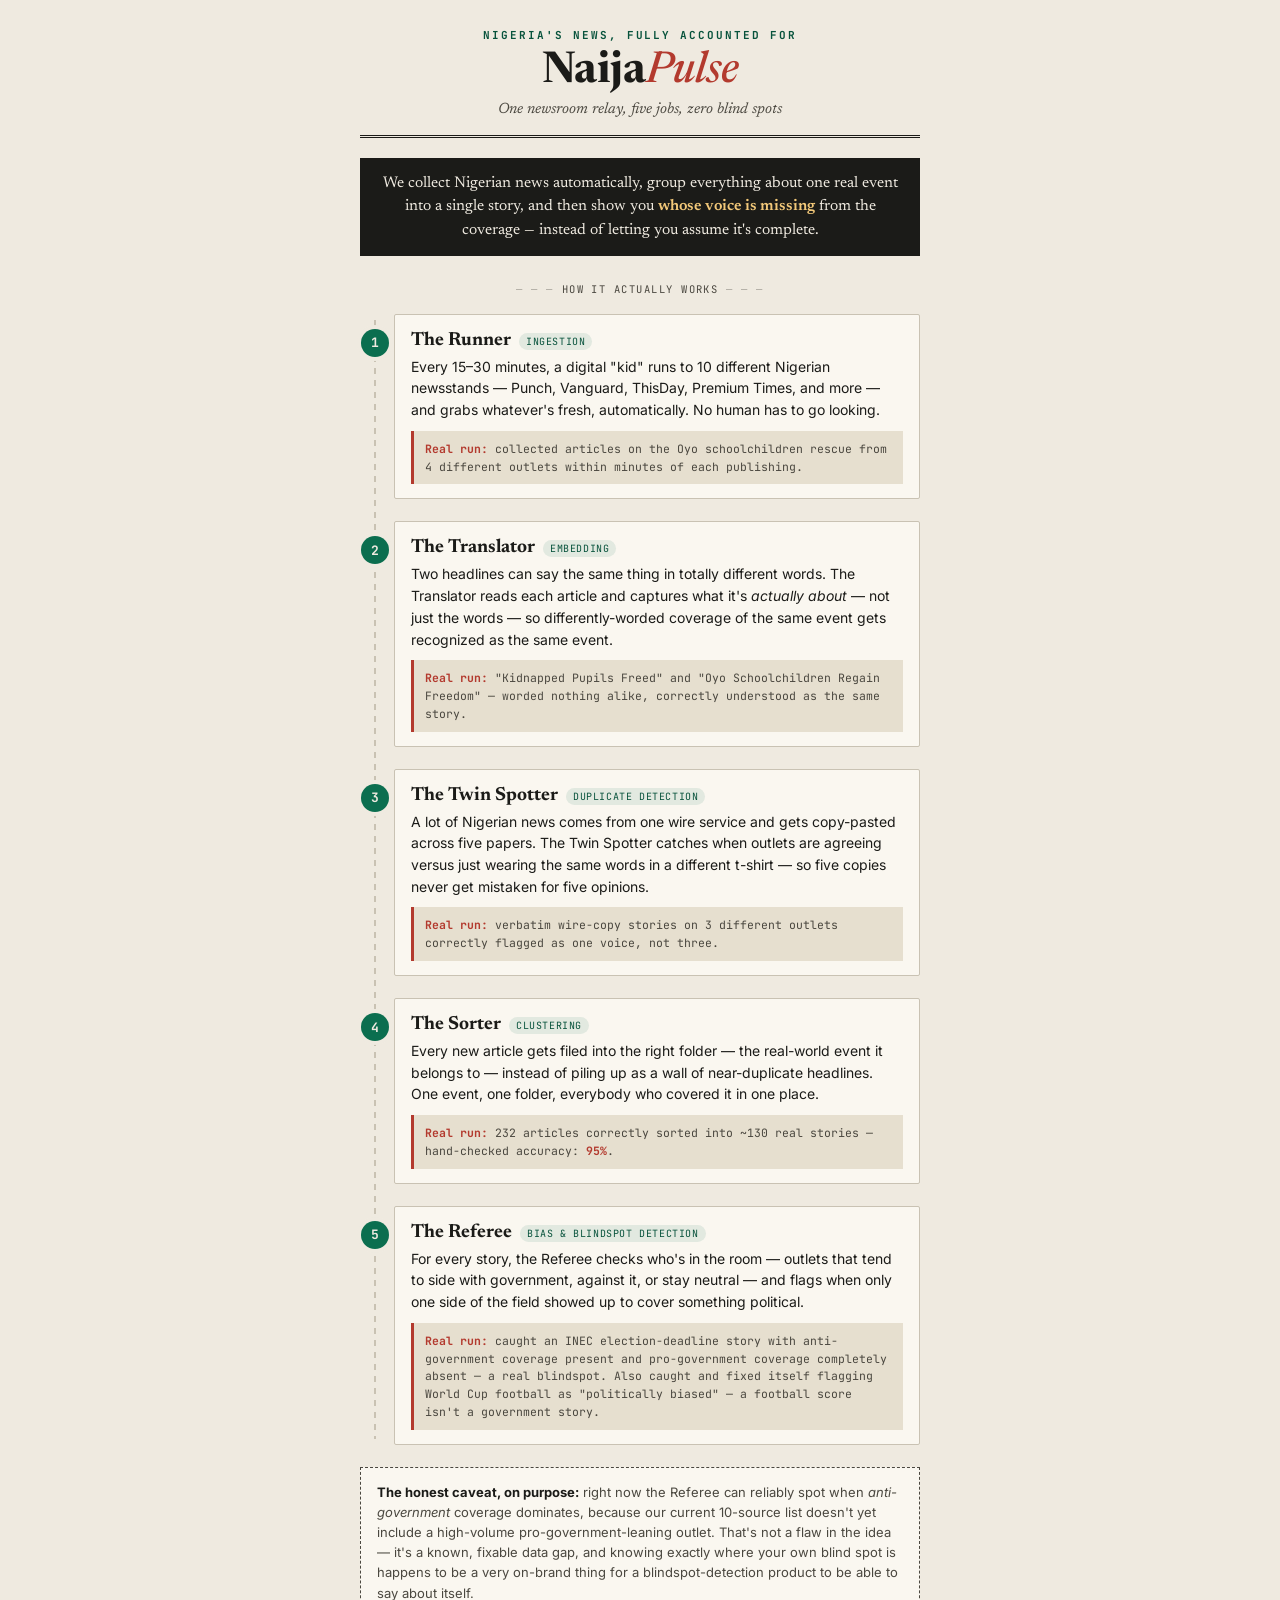
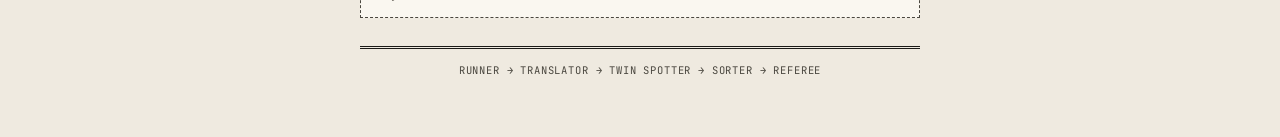
<file: naijapulse-explainer.html>
<!DOCTYPE html>
<html lang="en">
<head>
<meta charset="UTF-8">
<meta name="viewport" content="width=device-width, initial-scale=1.0">
<title>NaijaPulse — How It Works</title>
<link rel="preconnect" href="https://fonts.googleapis.com">
<link rel="preconnect" href="https://fonts.gstatic.com" crossorigin>
<link href="https://fonts.googleapis.com/css2?family=Newsreader:ital,opsz,wght@0,6..72,400;0,6..72,600;0,6..72,700;1,6..72,500&family=Inter:wght@400;500;600;700;800&family=JetBrains+Mono:wght@400;500;700&display=swap" rel="stylesheet">
<style>
  :root{
    --paper:#EFEAE0;
    --paper-deep:#E6DFCF;
    --ink:#1B1B18;
    --ink-soft:#4A473F;
    --rule:#C9C2B3;
    --green:#0B6E4F;
    --green-deep:#08533C;
    --wire:#B33A2E;
    --card:#FAF7F0;
  }
  *{box-sizing:border-box;}
  html,body{margin:0;padding:0;}
  body{
    background:var(--paper);
    color:var(--ink);
    font-family:'Inter',sans-serif;
    -webkit-font-smoothing:antialiased;
    display:flex;
    justify-content:center;
    padding:28px 14px 60px;
  }
  .sheet{
    width:100%;
    max-width:560px;
    background:var(--paper);
  }

  /* ---------- Masthead ---------- */
  .masthead{
    text-align:center;
    padding-bottom:18px;
    border-bottom:3px double var(--ink);
  }
  .eyebrow{
    font-family:'JetBrains Mono',monospace;
    font-size:11px;
    letter-spacing:.18em;
    text-transform:uppercase;
    color:var(--green-deep);
    font-weight:700;
    margin-bottom:8px;
  }
  .wordmark{
    font-family:'Newsreader',serif;
    font-weight:700;
    font-size:44px;
    line-height:1;
    letter-spacing:-0.01em;
    margin:0;
  }
  .wordmark .pulse{color:var(--wire); font-style:italic; font-weight:500;}
  .tagline{
    font-family:'Newsreader',serif;
    font-style:italic;
    font-size:15px;
    color:var(--ink-soft);
    margin-top:8px;
  }

  /* ---------- Thesis strip ---------- */
  .thesis{
    margin:20px 0 8px;
    padding:14px 16px;
    background:var(--ink);
    color:var(--paper);
    font-family:'Newsreader',serif;
    font-size:15.5px;
    line-height:1.5;
    text-align:center;
  }
  .thesis b{color:#F2C879; font-weight:600;}

  .section-label{
    font-family:'JetBrains Mono',monospace;
    font-size:10.5px;
    letter-spacing:.14em;
    text-transform:uppercase;
    color:var(--ink-soft);
    text-align:center;
    margin:26px 0 18px;
  }
  .section-label::before,.section-label::after{content:"— — —"; opacity:.4; margin:0 8px;}

  /* ---------- Relay wire + stages ---------- */
  .relay{
    position:relative;
    padding-left:34px;
  }
  .relay::before{
    content:"";
    position:absolute;
    left:14px; top:6px; bottom:6px;
    width:2px;
    background-image:repeating-linear-gradient(
      to bottom, var(--rule) 0 6px, transparent 6px 12px
    );
  }

  .stage{
    position:relative;
    margin-bottom:22px;
    background:var(--card);
    border:1px solid var(--rule);
    border-radius:2px;
    padding:16px 16px 14px;
  }
  .stage-num{
    position:absolute;
    left:-34px; top:14px;
    width:28px; height:28px;
    border-radius:50%;
    background:var(--green);
    color:var(--paper);
    font-family:'JetBrains Mono',monospace;
    font-weight:700;
    font-size:13px;
    display:flex;align-items:center;justify-content:center;
    box-shadow:0 0 0 4px var(--paper);
  }
  .stage-head{
    display:flex;
    align-items:baseline;
    gap:8px;
    flex-wrap:wrap;
    margin-bottom:6px;
  }
  .stage-role{
    font-family:'Newsreader',serif;
    font-weight:700;
    font-size:19px;
  }
  .stage-tag{
    font-family:'JetBrains Mono',monospace;
    font-size:10px;
    letter-spacing:.06em;
    text-transform:uppercase;
    color:var(--green-deep);
    background:rgba(11,110,79,0.1);
    padding:2px 7px;
    border-radius:20px;
  }
  .stage-desc{
    font-size:14px;
    line-height:1.55;
    color:var(--ink);
  }
  .stage-example{
    margin-top:10px;
    padding:9px 11px;
    background:var(--paper-deep);
    border-left:3px solid var(--wire);
    font-family:'JetBrains Mono',monospace;
    font-size:11.5px;
    line-height:1.55;
    color:var(--ink-soft);
  }
  .stage-example b{color:var(--wire); font-weight:700;}

  /* ---------- Closing ---------- */
  .honest-note{
    margin-top:8px;
    padding:14px 16px;
    border:1px dashed var(--ink-soft);
    font-size:13px;
    line-height:1.55;
    color:var(--ink-soft);
    background:var(--card);
  }
  .honest-note b{color:var(--ink); font-weight:700;}

  .footer{
    margin-top:28px;
    padding-top:14px;
    border-top:3px double var(--ink);
    text-align:center;
    font-family:'JetBrains Mono',monospace;
    font-size:10.5px;
    letter-spacing:.08em;
    text-transform:uppercase;
    color:var(--ink-soft);
  }

  @media (max-width:400px){
    .wordmark{font-size:36px;}
  }
</style>
</head>
<body>
<div class="sheet">

  <div class="masthead">
    <div class="eyebrow">Nigeria's News, Fully Accounted For</div>
    <h1 class="wordmark">Naija<span class="pulse">Pulse</span></h1>
    <div class="tagline">One newsroom relay, five jobs, zero blind spots</div>
  </div>

  <div class="thesis">
    We collect Nigerian news automatically, group everything about one real
    event into a single story, and then show you <b>whose voice is missing</b>
    from the coverage — instead of letting you assume it's complete.
  </div>

  <div class="section-label">How it actually works</div>

  <div class="relay">

    <div class="stage">
      <div class="stage-num">1</div>
      <div class="stage-head">
        <span class="stage-role">The Runner</span>
        <span class="stage-tag">Ingestion</span>
      </div>
      <div class="stage-desc">
        Every 15–30 minutes, a digital "kid" runs to 10 different Nigerian
        newsstands — Punch, Vanguard, ThisDay, Premium Times, and more — and
        grabs whatever's fresh, automatically. No human has to go looking.
      </div>
      <div class="stage-example">
        <b>Real run:</b> collected articles on the Oyo schoolchildren rescue
        from 4 different outlets within minutes of each publishing.
      </div>
    </div>

    <div class="stage">
      <div class="stage-num">2</div>
      <div class="stage-head">
        <span class="stage-role">The Translator</span>
        <span class="stage-tag">Embedding</span>
      </div>
      <div class="stage-desc">
        Two headlines can say the same thing in totally different words. The
        Translator reads each article and captures what it's <em>actually
        about</em> — not just the words — so differently-worded coverage of
        the same event gets recognized as the same event.
      </div>
      <div class="stage-example">
        <b>Real run:</b> "Kidnapped Pupils Freed" and "Oyo Schoolchildren
        Regain Freedom" — worded nothing alike, correctly understood as the
        same story.
      </div>
    </div>

    <div class="stage">
      <div class="stage-num">3</div>
      <div class="stage-head">
        <span class="stage-role">The Twin Spotter</span>
        <span class="stage-tag">Duplicate detection</span>
      </div>
      <div class="stage-desc">
        A lot of Nigerian news comes from one wire service and gets
        copy-pasted across five papers. The Twin Spotter catches when
        outlets are agreeing versus just wearing the same words in a
        different t-shirt — so five copies never get mistaken for five
        opinions.
      </div>
      <div class="stage-example">
        <b>Real run:</b> verbatim wire-copy stories on 3 different outlets
        correctly flagged as one voice, not three.
      </div>
    </div>

    <div class="stage">
      <div class="stage-num">4</div>
      <div class="stage-head">
        <span class="stage-role">The Sorter</span>
        <span class="stage-tag">Clustering</span>
      </div>
      <div class="stage-desc">
        Every new article gets filed into the right folder — the real-world
        event it belongs to — instead of piling up as a wall of near-duplicate
        headlines. One event, one folder, everybody who covered it in one
        place.
      </div>
      <div class="stage-example">
        <b>Real run:</b> 232 articles correctly sorted into ~130 real stories
        — hand-checked accuracy: <b>95%</b>.
      </div>
    </div>

    <div class="stage">
      <div class="stage-num">5</div>
      <div class="stage-head">
        <span class="stage-role">The Referee</span>
        <span class="stage-tag">Bias &amp; blindspot detection</span>
      </div>
      <div class="stage-desc">
        For every story, the Referee checks who's in the room — outlets that
        tend to side with government, against it, or stay neutral — and
        flags when only one side of the field showed up to cover something
        political.
      </div>
      <div class="stage-example">
        <b>Real run:</b> caught an INEC election-deadline story with
        anti-government coverage present and pro-government coverage
        completely absent — a real blindspot. Also caught and fixed itself
        flagging World Cup football as "politically biased" — a football
        score isn't a government story.
      </div>
    </div>

  </div>

  <div class="honest-note">
    <b>The honest caveat, on purpose:</b> right now the Referee can reliably
    spot when <em>anti-government</em> coverage dominates, because our current
    10-source list doesn't yet include a high-volume pro-government-leaning
    outlet. That's not a flaw in the idea — it's a known, fixable data gap,
    and knowing exactly where your own blind spot is happens to be a very
    on-brand thing for a blindspot-detection product to be able to say about
    itself.
  </div>

  <div class="footer">Runner → Translator → Twin Spotter → Sorter → Referee</div>

</div>
</body>
</html>
</file>
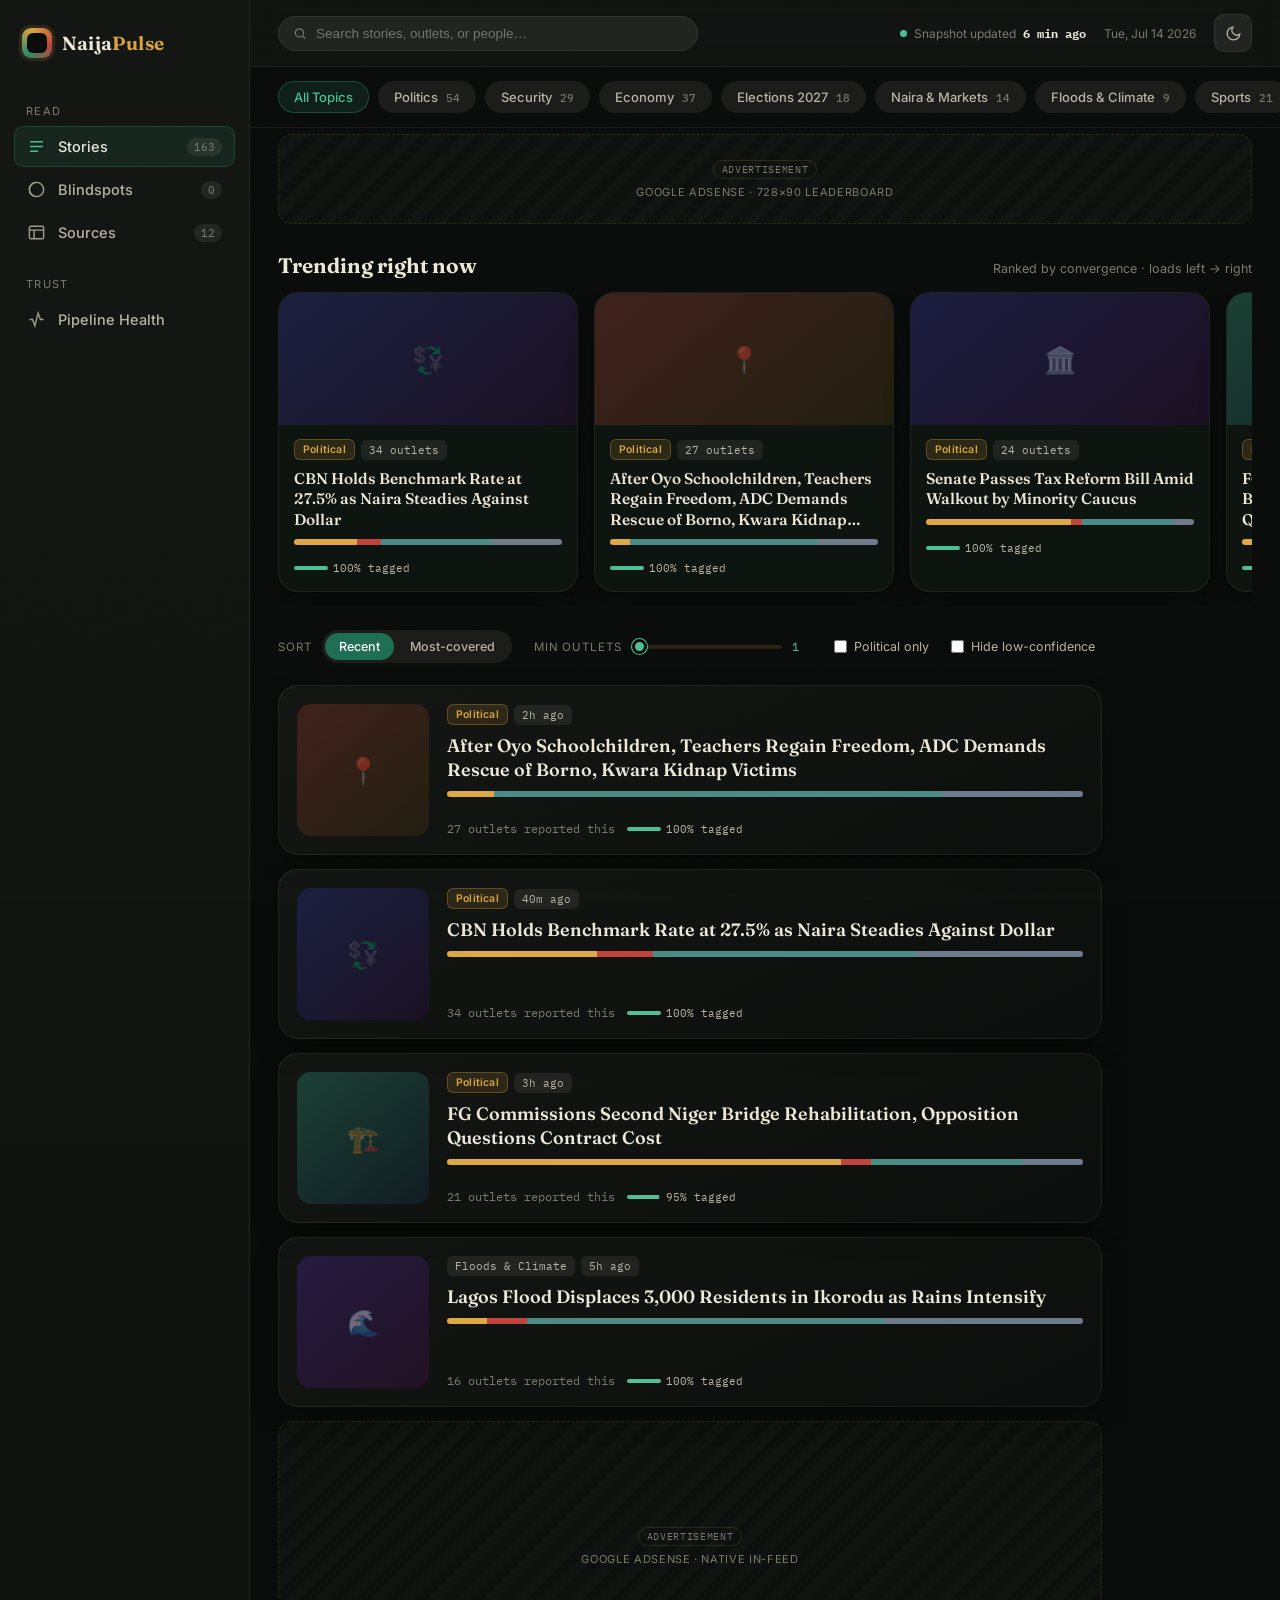
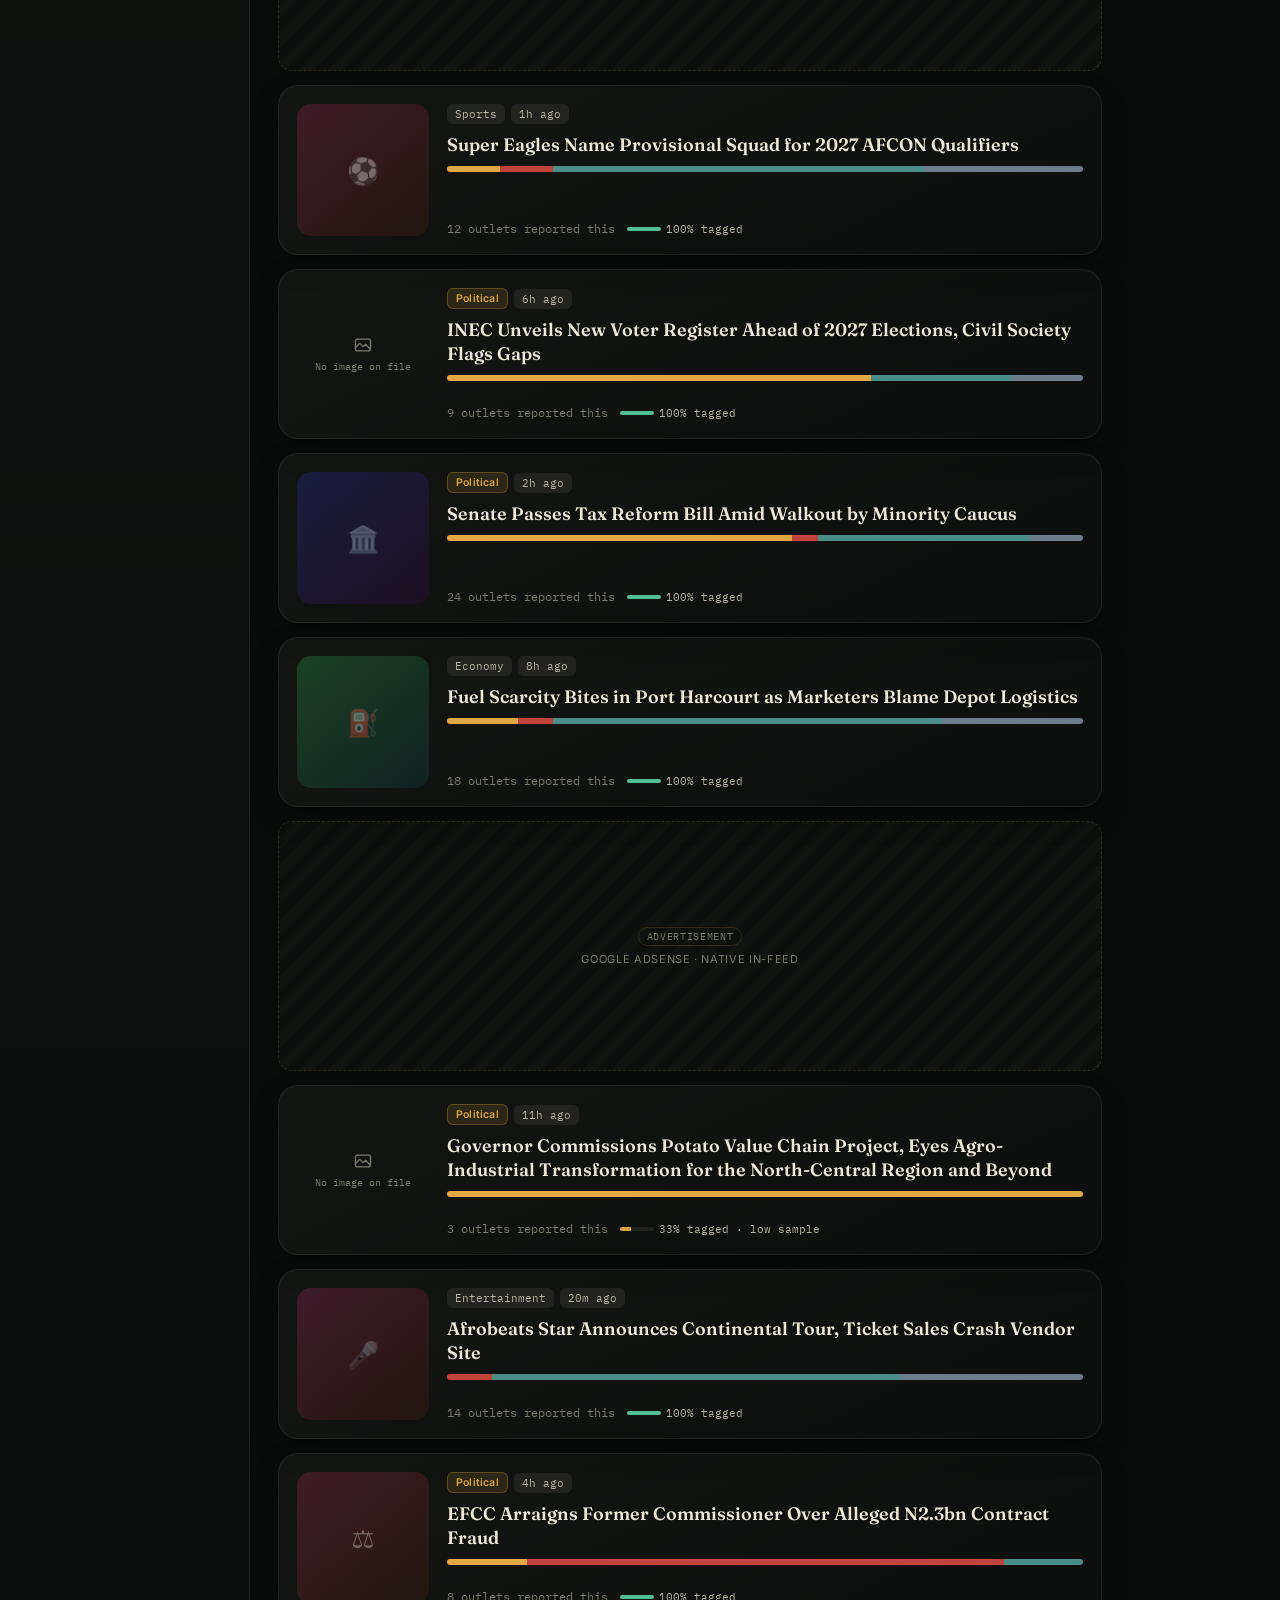
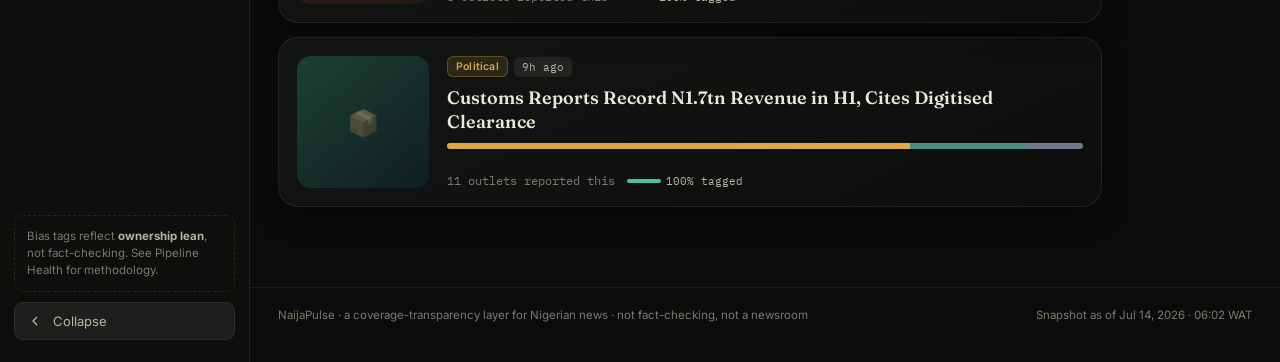
<file: naijapulse-prototype.html>
<!DOCTYPE html>
<html lang="en" data-theme="dark">
<head>
<meta charset="UTF-8">
<meta name="viewport" content="width=device-width, initial-scale=1.0">
<title>NaijaPulse — See every side of every Nigerian story</title>
<link rel="preconnect" href="https://fonts.googleapis.com">
<link rel="preconnect" href="https://fonts.gstatic.com" crossorigin>
<link href="https://fonts.googleapis.com/css2?family=Fraunces:opsz,wght@9..144,300;9..144,450;9..144,560;9..144,650;9..144,780&family=Inter:wght@400;500;600;700;800&family=IBM+Plex+Mono:wght@400;500;600&display=swap" rel="stylesheet">
<style>
/* ============ TOKENS ============ */
:root{
  --ink-950:#090C0A; --ink-900:#0E1410; --ink-850:#131A15; --ink-800:#182019; --ink-750:#1D261F;
  --paper-rgb:247,242,229;
  --glass-border:rgba(217,164,65,.16);
  --glass-border-soft:rgba(237,231,216,.08);
  --accent:#2E8B69; --accent-dim:#1F6F54; --accent-bright:#4FBF95;
  --gold:#D9A441; --gold-dim:#B98A34;
  --text:#EDE7D8; --text-dim:#B8B3A2; --text-faint:#7C7A6E;
  --lean-pro:#E0A845; --lean-anti:#C1443C; --lean-mixed:#4C8C86; --lean-indep:#6E7B8B; --lean-unk:#4A4E48;
  --radius-lg:20px; --radius-md:14px; --radius-sm:9px;
  --font-display:'Fraunces',Georgia,serif; --font-body:'Inter',system-ui,-apple-system,sans-serif; --font-mono:'IBM Plex Mono',monospace;
  --shadow-card:0 1px 2px rgba(0,0,0,.3), 0 12px 32px -12px rgba(0,0,0,.55);
  --shadow-lift:0 2px 4px rgba(0,0,0,.35), 0 20px 44px -14px rgba(0,0,0,.65);
  --sidebar-w:250px; --sidebar-w-collapsed:78px;
  --dur:.5s; --ease:cubic-bezier(.19,1,.22,1);
}
html[data-theme="light"]{
  --ink-950:#F4F0E4; --ink-900:#EFEADC; --ink-850:#E9E3D2; --ink-800:#E2DBC7; --ink-750:#DAD2BA;
  --glass-border:rgba(120,90,30,.18); --glass-border-soft:rgba(30,26,16,.08);
  --text:#211D14; --text-dim:#5B5645; --text-faint:#8A836C;
  --shadow-card:0 1px 2px rgba(60,50,20,.06), 0 12px 28px -14px rgba(60,50,20,.18);
  --shadow-lift:0 2px 4px rgba(60,50,20,.08), 0 18px 36px -14px rgba(60,50,20,.24);
}
*{box-sizing:border-box; margin:0; padding:0;}
html{scroll-behavior:smooth;}
body{
  font-family:var(--font-body); background:var(--ink-950); color:var(--text);
  min-height:100vh; overflow-x:hidden;
  transition:background var(--dur) var(--ease), color var(--dur) var(--ease);
}
body::before{
  content:""; position:fixed; inset:0; pointer-events:none; z-index:0; opacity:.05; mix-blend-mode:overlay;
  background-image:url("data:image/svg+xml,%3Csvg xmlns='http://www.w3.org/2000/svg' width='120' height='120'%3E%3Cfilter id='n'%3E%3CfeTurbulence type='fractalNoise' baseFrequency='0.9' numOctaves='2' stitchTiles='stitch'/%3E%3C/filter%3E%3Crect width='100%25' height='100%25' filter='url(%23n)'/%3E%3C/svg%3E");
}
a{color:inherit; text-decoration:none;}
button{font-family:inherit; cursor:pointer;}
::selection{background:var(--accent); color:#fff;}
:focus-visible{outline:2px solid var(--accent-bright); outline-offset:2px; border-radius:4px;}
@media (prefers-reduced-motion: reduce){ *{animation-duration:.001s !important; transition-duration:.001s !important; scroll-behavior:auto !important;} }

.mono{font-family:var(--font-mono);}
.glass{
  background:linear-gradient(160deg, rgba(var(--paper-rgb),.05), rgba(var(--paper-rgb),.02));
  backdrop-filter:blur(18px) saturate(140%);
  -webkit-backdrop-filter:blur(18px) saturate(140%);
  border:1px solid var(--glass-border-soft);
}
.torn{
  height:22px; width:100%;
  background:var(--ink-900);
  clip-path:polygon(0% 100%,2% 30%,5% 78%,8% 12%,11% 68%,14% 22%,17% 84%,20% 6%,23% 72%,26% 30%,29% 90%,32% 14%,35% 62%,38% 24%,41% 80%,44% 8%,47% 70%,50% 20%,53% 86%,56% 10%,59% 74%,62% 32%,65% 92%,68% 16%,71% 60%,74% 26%,77% 82%,80% 6%,83% 68%,86% 20%,89% 88%,92% 12%,95% 64%,98% 28%,100% 100%);
}

/* ============ APP SHELL ============ */
.app{display:flex; min-height:100vh; position:relative; z-index:1;}

/* Sidebar */
.sidebar{
  width:var(--sidebar-w); flex:0 0 auto; min-height:100vh; position:sticky; top:0;
  display:flex; flex-direction:column; gap:4px; padding:22px 14px;
  border-right:1px solid var(--glass-border-soft);
  background:linear-gradient(180deg, rgba(var(--paper-rgb),.045), rgba(var(--paper-rgb),.015));
  transition:width var(--dur) var(--ease), padding var(--dur) var(--ease);
  z-index:40;
}
.sidebar.collapsed{width:var(--sidebar-w-collapsed); padding:22px 10px;}
.brand{display:flex; align-items:center; gap:10px; padding:6px 8px 22px; overflow:hidden; white-space:nowrap;}
.brand-mark{width:30px; height:30px; border-radius:9px; flex:0 0 auto; position:relative;
  background:conic-gradient(from 220deg, var(--accent), var(--gold), var(--lean-anti), var(--accent));
  box-shadow:0 0 0 3px rgba(217,164,65,.12);}
.brand-mark::after{content:""; position:absolute; inset:5px; border-radius:6px; background:var(--ink-950);}
.brand-name{font-family:var(--font-display); font-weight:650; font-size:19px; letter-spacing:.2px;}
.brand-name b{color:var(--gold); font-weight:650;}
.sidebar.collapsed .brand-name{opacity:0; width:0;}

.nav-group{display:flex; flex-direction:column; gap:2px; margin-top:6px;}
.nav-label{font-size:11px; text-transform:uppercase; letter-spacing:.12em; color:var(--text-faint); padding:14px 12px 6px; white-space:nowrap; overflow:hidden;}
.sidebar.collapsed .nav-label{opacity:0; height:0; padding:0; margin:0;}
.nav-item{
  display:flex; align-items:center; gap:12px; padding:10px 12px; border-radius:var(--radius-sm);
  color:var(--text-dim); border:1px solid transparent; background:transparent; text-align:left; width:100%;
  transition:background .25s, color .25s, border-color .25s;
  white-space:nowrap; overflow:hidden; position:relative;
}
.nav-item svg{flex:0 0 auto; width:19px; height:19px; opacity:.85;}
.nav-item .lbl{font-size:14.5px; font-weight:500; overflow:hidden; text-overflow:ellipsis;}
.nav-item .count{margin-left:auto; font-family:var(--font-mono); font-size:11px; color:var(--text-faint); background:var(--glass-border-soft); padding:2px 7px; border-radius:20px;}
.nav-item:hover{background:rgba(var(--paper-rgb),.05); color:var(--text);}
.nav-item.active{background:rgba(46,139,105,.14); color:var(--text); border-color:rgba(46,139,105,.3);}
.nav-item.active svg{opacity:1; color:var(--accent-bright);}
.nav-item.active::before{content:""; position:absolute; left:-14px; top:50%; transform:translateY(-50%); width:3px; height:60%; background:var(--accent-bright); border-radius:0 3px 3px 0;}
.sidebar.collapsed .nav-item{justify-content:center; padding:11px;}
.sidebar.collapsed .nav-item .lbl, .sidebar.collapsed .nav-item .count{display:none;}

.sidebar-foot{margin-top:auto; display:flex; flex-direction:column; gap:10px;}
.collapse-btn{
  display:flex; align-items:center; gap:10px; padding:10px 12px; border-radius:var(--radius-sm);
  background:var(--glass-border-soft); border:1px solid var(--glass-border-soft); color:var(--text-dim); font-size:13px;
  transition:background .2s, color .2s;
}
.collapse-btn:hover{background:rgba(var(--paper-rgb),.08); color:var(--text);}
.collapse-btn svg{transition:transform var(--dur) var(--ease);}
.sidebar.collapsed .collapse-btn svg{transform:rotate(180deg);}
.sidebar.collapsed .collapse-btn .lbl{display:none;}
.sidebar.collapsed .collapse-btn{justify-content:center;}

.methodology-mini{padding:12px; border-radius:var(--radius-sm); font-size:11.5px; line-height:1.5; color:var(--text-faint); border:1px dashed var(--glass-border);}
.sidebar.collapsed .methodology-mini{display:none;}

/* Main column */
.main{flex:1 1 auto; min-width:0; display:flex; flex-direction:column;}
.topbar{
  position:sticky; top:0; z-index:30; display:flex; align-items:center; gap:16px;
  padding:14px 28px; border-bottom:1px solid var(--glass-border-soft);
  background:rgba(var(--paper-rgb),.03); backdrop-filter:blur(14px);
}
.hamburger{display:none; width:36px; height:36px; align-items:center; justify-content:center; border-radius:9px; background:var(--glass-border-soft); border:1px solid var(--glass-border-soft);}
.search-box{
  flex:1 1 auto; max-width:420px; display:flex; align-items:center; gap:9px;
  padding:9px 14px; border-radius:30px; background:var(--glass-border-soft); border:1px solid var(--glass-border-soft); color:var(--text-faint);
  transition:border-color .2s;
}
.search-box:focus-within{border-color:var(--accent);}
.search-box input{background:none; border:none; outline:none; color:var(--text); font-size:13.5px; width:100%;}
.topbar-meta{margin-left:auto; display:flex; align-items:center; gap:18px; font-size:12px; color:var(--text-faint); white-space:nowrap;}
.pulse-dot{width:7px; height:7px; border-radius:50%; background:var(--accent-bright); box-shadow:0 0 0 0 rgba(79,191,149,.6); animation:pulse 2.4s infinite;}
@keyframes pulse{0%{box-shadow:0 0 0 0 rgba(79,191,149,.55);}70%{box-shadow:0 0 0 8px rgba(79,191,149,0);}100%{box-shadow:0 0 0 0 rgba(79,191,149,0);}}
.theme-toggle{width:38px; height:38px; border-radius:10px; background:var(--glass-border-soft); border:1px solid var(--glass-border-soft); display:flex; align-items:center; justify-content:center; color:var(--text-dim);}
.theme-toggle:hover{color:var(--text);}

/* Topic pills */
.topic-bar{display:flex; align-items:center; gap:9px; padding:14px 28px; overflow-x:auto; border-bottom:1px solid var(--glass-border-soft); scrollbar-width:none;}
.topic-bar::-webkit-scrollbar{display:none;}
.pill{
  flex:0 0 auto; padding:7px 15px; border-radius:22px; font-size:13px; font-weight:500;
  background:var(--glass-border-soft); border:1px solid transparent; color:var(--text-dim); white-space:nowrap;
  transition:all .2s;
}
.pill:hover{color:var(--text); border-color:var(--glass-border);}
.pill.active{background:rgba(46,139,105,.16); color:var(--accent-bright); border-color:rgba(46,139,105,.4);}
.pill .n{opacity:.6; font-family:var(--font-mono); font-size:11px; margin-left:5px;}

/* ============ RAIL (left→right loading) ============ */
.rail-section{padding:22px 28px 6px;}
.rail-head{display:flex; align-items:baseline; justify-content:space-between; margin-bottom:14px;}
.rail-head h2{font-family:var(--font-display); font-weight:650; font-size:21px;}
.rail-head .sub{font-size:12.5px; color:var(--text-faint);}
.rail{display:flex; gap:16px; overflow-x:auto; padding-bottom:14px; scroll-snap-type:x proximity;}
.rail::-webkit-scrollbar{height:6px;}
.rail::-webkit-scrollbar-thumb{background:var(--glass-border); border-radius:6px;}
.rail-card{
  flex:0 0 auto; width:300px; scroll-snap-align:start; border-radius:var(--radius-lg); overflow:hidden;
  box-shadow:var(--shadow-card); border:1px solid var(--glass-border-soft);
  opacity:0; transform:translateX(28px); animation:railIn .6s var(--ease) forwards;
  background:var(--ink-900);
}
@keyframes railIn{to{opacity:1; transform:translateX(0);}}
.rail-card .thumb{height:132px; position:relative;}
.rail-card .thumb-fallback{height:132px; display:flex; align-items:center; justify-content:center; font-family:var(--font-mono); font-size:11px; color:var(--text-faint); flex-direction:column; gap:6px;}
.rail-card .body{padding:14px 15px 16px;}
.rail-card h3{font-family:var(--font-display); font-size:15.5px; line-height:1.32; font-weight:560; margin-bottom:9px; display:-webkit-box; -webkit-line-clamp:3; -webkit-box-orient:vertical; overflow:hidden;}
.badge-row{display:flex; align-items:center; gap:6px; flex-wrap:wrap; margin-bottom:9px;}

/* ============ BADGES & CHIPS ============ */
.badge{display:inline-flex; align-items:center; gap:5px; font-size:10.5px; font-weight:600; padding:3px 8px; border-radius:6px; letter-spacing:.02em;}
.badge-blindspot{background:rgba(193,68,60,.16); color:#F0958D; border:1px solid rgba(193,68,60,.35);}
.badge-blindspot svg{width:11px; height:11px;}
.badge-political{background:rgba(217,164,65,.14); color:var(--gold); border:1px solid rgba(217,164,65,.3);}
.badge-conv{font-family:var(--font-mono); font-size:10.5px; color:var(--text-dim); background:var(--glass-border-soft); padding:3px 8px; border-radius:6px;}
.lean-chip{display:inline-flex; align-items:center; gap:6px; font-size:11px; font-weight:600; padding:3px 9px; border-radius:20px; border:1px solid transparent;}
.lean-chip .dot{width:7px; height:7px; border-radius:50%;}
.lean-chip.pro{background:rgba(224,168,69,.13); color:var(--lean-pro); border-color:rgba(224,168,69,.3);}
.lean-chip.anti{background:rgba(193,68,60,.13); color:var(--lean-anti); border-color:rgba(193,68,60,.3);}
.lean-chip.mixed{background:rgba(76,140,134,.16); color:#8AC7C0; border-color:rgba(76,140,134,.35);}
.lean-chip.indep{background:rgba(110,123,139,.16); color:#AEB9C6; border-color:rgba(110,123,139,.35);}
.lean-chip.unk{background:transparent; color:var(--text-faint); border:1px dashed var(--glass-border);}

/* Bias ribbon (compact stacked bar for cards) */
.ribbon{display:flex; height:6px; border-radius:4px; overflow:hidden; background:var(--glass-border-soft); margin-bottom:9px;}
.ribbon span{height:100%;}
.ribbon .pro{background:var(--lean-pro);} .ribbon .anti{background:var(--lean-anti);}
.ribbon .mixed{background:var(--lean-mixed);} .ribbon .indep{background:var(--lean-indep);}

/* ============ AD SLOTS ============ */
.ad-slot{
  display:flex; flex-direction:column; align-items:center; justify-content:center; gap:6px;
  border:1px dashed var(--glass-border); border-radius:var(--radius-md); color:var(--text-faint);
  background:repeating-linear-gradient(135deg, rgba(var(--paper-rgb),.02) 0 10px, rgba(var(--paper-rgb),.035) 10px 20px);
  font-size:11px; letter-spacing:.06em; text-transform:uppercase;
}
.ad-slot .tag{font-family:var(--font-mono); font-size:9.5px; padding:2px 8px; border:1px solid var(--glass-border); border-radius:20px;}
.ad-slot.leaderboard{height:90px; margin:6px 28px;}
.ad-slot.rect{height:250px; width:100%;}
.ad-slot.skyscraper{height:600px; width:100%;}

/* ============ STORY FEED ============ */
.feed-layout{display:grid; grid-template-columns:1fr; gap:0;}
.controls-row{display:flex; align-items:center; gap:22px; flex-wrap:wrap; padding:18px 28px 8px;}
.control-group{display:flex; align-items:center; gap:10px;}
.control-label{font-size:11.5px; color:var(--text-faint); text-transform:uppercase; letter-spacing:.08em; white-space:nowrap;}
.sort-toggle{display:flex; background:var(--glass-border-soft); border-radius:22px; padding:3px; gap:2px;}
.sort-toggle button{padding:6px 14px; border-radius:20px; border:none; background:transparent; color:var(--text-dim); font-size:12.5px; font-weight:500; transition:all .2s;}
.sort-toggle button.active{background:var(--accent-dim); color:#fff;}
.check-pill{display:flex; align-items:center; gap:7px; font-size:12.5px; color:var(--text-dim); cursor:pointer;}
.check-pill input{accent-color:var(--accent);}

.slider-wrap{display:flex; align-items:center; gap:10px; min-width:200px;}
input[type="range"]{-webkit-appearance:none; appearance:none; width:150px; height:4px; border-radius:4px; background:var(--glass-border); outline:none;}
input[type="range"]::-webkit-slider-thumb{-webkit-appearance:none; width:15px; height:15px; border-radius:50%; background:var(--accent-bright); border:3px solid var(--ink-950); box-shadow:0 0 0 1px var(--accent-bright); cursor:pointer; margin-top:-1px;}
input[type="range"]::-moz-range-thumb{width:15px; height:15px; border-radius:50%; background:var(--accent-bright); border:3px solid var(--ink-950); cursor:pointer;}
.slider-val{font-family:var(--font-mono); font-size:12px; color:var(--accent-bright); min-width:20px;}

.feed{display:flex; flex-direction:column; gap:14px; padding:14px 28px 60px; max-width:880px;}
.story-card{
  display:flex; gap:18px; padding:18px; border-radius:var(--radius-lg); cursor:pointer;
  box-shadow:var(--shadow-card); border:1px solid var(--glass-border-soft);
  background:linear-gradient(155deg, rgba(var(--paper-rgb),.045), rgba(var(--paper-rgb),.015));
  opacity:0; transform:translateY(16px); animation:cardIn .55s var(--ease) forwards;
  transition:box-shadow .3s, transform .3s, border-color .3s;
}
.story-card:hover{box-shadow:var(--shadow-lift); transform:translateY(-2px); border-color:var(--glass-border);}
@keyframes cardIn{to{opacity:1; transform:translateY(0);}}
.story-card .thumb{width:132px; height:132px; flex:0 0 auto; border-radius:var(--radius-md); overflow:hidden; position:relative;}
.story-card .thumb-fallback{width:132px; height:132px; border-radius:var(--radius-md); display:flex; flex-direction:column; align-items:center; justify-content:center; gap:5px; font-family:var(--font-mono); font-size:9.5px; color:var(--text-faint); text-align:center; padding:6px;}
.story-card .content{flex:1; min-width:0; display:flex; flex-direction:column;}
.story-card h3{font-family:var(--font-display); font-weight:600; font-size:18px; line-height:1.32; margin-bottom:9px;}
.story-card .meta-row{margin-top:auto; display:flex; align-items:center; gap:12px; font-size:11.5px; color:var(--text-faint); flex-wrap:wrap;}
.confidence-chip{display:inline-flex; align-items:center; gap:5px; font-family:var(--font-mono); font-size:10.5px; color:var(--text-dim);}
.confidence-chip .bar{width:34px; height:4px; border-radius:3px; background:var(--glass-border-soft); overflow:hidden;}
.confidence-chip .bar i{display:block; height:100%; background:var(--accent-bright);}

.photo-gradient{width:100%; height:100%; position:relative; overflow:hidden;}
.photo-gradient::after{content:attr(data-icon); position:absolute; inset:0; display:flex; align-items:center; justify-content:center; font-size:26px; opacity:.35;}

/* ============ SECTION HEADERS ============ */
.page-head{padding:26px 28px 10px;}
.page-head h1{font-family:var(--font-display); font-weight:650; font-size:30px; letter-spacing:-.01em;}
.page-head p{color:var(--text-dim); font-size:14px; margin-top:6px; max-width:640px; line-height:1.5;}

/* ============ STORY DETAIL ============ */
.detail-grid{display:grid; grid-template-columns:minmax(0,1fr) 320px; gap:28px; padding:8px 28px 60px; align-items:start;}
.back-link{display:inline-flex; align-items:center; gap:6px; padding:20px 28px 0; color:var(--text-dim); font-size:13px;}
.back-link:hover{color:var(--text);}
.detail-title{font-family:var(--font-display); font-weight:650; font-size:32px; line-height:1.22; margin:14px 0 16px;}
.blindspot-banner{
  display:flex; gap:12px; padding:14px 16px; border-radius:var(--radius-md); margin-bottom:18px;
  background:rgba(193,68,60,.1); border:1px solid rgba(193,68,60,.3); align-items:flex-start;
}
.blindspot-banner svg{flex:0 0 auto; color:var(--lean-anti); margin-top:2px;}
.blindspot-banner h4{font-size:13.5px; font-weight:700; color:#F0958D; margin-bottom:3px;}
.blindspot-banner p{font-size:12.5px; color:var(--text-dim); line-height:1.5;}

.panel{border-radius:var(--radius-lg); box-shadow:var(--shadow-card); border:1px solid var(--glass-border-soft);
  background:linear-gradient(155deg, rgba(var(--paper-rgb),.045), rgba(var(--paper-rgb),.015)); padding:20px; margin-bottom:18px;}
.panel h4{font-size:11.5px; text-transform:uppercase; letter-spacing:.1em; color:var(--text-faint); margin-bottom:14px; display:flex; align-items:center; justify-content:space-between;}

.donut-wrap{display:flex; align-items:center; gap:22px;}
.donut-wrap svg{flex:0 0 auto;}
.donut-legend{flex:1; display:flex; flex-direction:column; gap:9px;}
.legend-row{display:flex; align-items:center; gap:9px; font-size:12.5px;}
.legend-row .dot{width:9px; height:9px; border-radius:2px;}
.legend-row .lbl{flex:1; color:var(--text-dim); text-transform:capitalize;}
.legend-row .val{font-family:var(--font-mono); color:var(--text);}

.coverage-meter{margin-top:16px; padding-top:16px; border-top:1px solid var(--glass-border-soft);}
.coverage-meter .track{height:7px; border-radius:6px; background:var(--glass-border-soft); overflow:hidden; margin:8px 0;}
.coverage-meter .fill{height:100%; background:linear-gradient(90deg, var(--accent-dim), var(--accent-bright));}
.coverage-meter .note{font-size:11.5px; color:var(--text-faint);}

.member-list{display:flex; flex-direction:column; gap:2px;}
.member{display:flex; gap:14px; align-items:center; padding:14px 4px; border-bottom:1px solid var(--glass-border-soft);}
.member:last-child{border-bottom:none;}
.member-avatar{width:38px; height:38px; border-radius:9px; flex:0 0 auto; display:flex; align-items:center; justify-content:center; font-family:var(--font-mono); font-size:12px; font-weight:600; background:var(--glass-border-soft); color:var(--text-dim);}
.member-body{flex:1; min-width:0;}
.member-body .src-row{display:flex; align-items:center; gap:8px; margin-bottom:3px;}
.member-body .src-name{font-weight:600; font-size:13px;}
.member-body h5{font-size:14.5px; font-weight:500; line-height:1.4; margin-bottom:3px;}
.member-body .sub{font-size:11.5px; color:var(--text-faint); display:flex; gap:10px; align-items:center;}
.member-link{flex:0 0 auto; width:32px; height:32px; border-radius:8px; display:flex; align-items:center; justify-content:center; background:var(--glass-border-soft); color:var(--text-dim); transition:all .2s;}
.member-link:hover{background:var(--accent-dim); color:#fff;}

.similar-tags{display:flex; flex-wrap:wrap; gap:8px;}
.similar-tags a{font-size:12px; padding:6px 12px; border-radius:20px; background:var(--glass-border-soft); color:var(--text-dim);}
.similar-tags a:hover{color:var(--text); background:rgba(var(--paper-rgb),.08);}

/* ============ SOURCES ============ */
.sources-toolbar{display:flex; gap:16px; align-items:center; padding:8px 28px 18px; flex-wrap:wrap;}
.sources-grid{display:grid; grid-template-columns:repeat(auto-fill, minmax(250px,1fr)); gap:16px; padding:0 28px 60px;}
.source-card{
  padding:18px; border-radius:var(--radius-lg); box-shadow:var(--shadow-card); border:1px solid var(--glass-border-soft);
  background:linear-gradient(155deg, rgba(var(--paper-rgb),.045), rgba(var(--paper-rgb),.015));
  opacity:0; transform:translateY(14px); animation:cardIn .5s var(--ease) forwards;
  transition:box-shadow .3s, transform .3s;
}
.source-card:hover{box-shadow:var(--shadow-lift); transform:translateY(-2px);}
.source-card .top{display:flex; align-items:center; gap:12px; margin-bottom:14px;}
.source-avatar{width:42px; height:42px; border-radius:10px; display:flex; align-items:center; justify-content:center; font-weight:700; font-family:var(--font-display); font-size:16px; flex:0 0 auto;}
.source-card h4{font-size:15px; font-weight:650;}
.source-card .url{font-size:11px; color:var(--text-faint);}
.source-stats{display:flex; align-items:center; justify-content:space-between; margin-top:14px; padding-top:14px; border-top:1px solid var(--glass-border-soft);}
.source-stats .vol{font-family:var(--font-mono); font-size:12px; color:var(--text-dim);}
.confidence-label{font-size:10.5px; color:var(--text-faint); text-transform:uppercase; letter-spacing:.05em;}
.source-note{font-size:11.5px; color:var(--text-faint); margin-top:10px; line-height:1.5; font-style:italic;}

/* ============ BLINDSPOTS ============ */
.demo-toggle-row{display:flex; align-items:center; gap:12px; padding:0 28px 18px;}
.switch{position:relative; width:42px; height:24px; border-radius:14px; background:var(--glass-border-soft); border:1px solid var(--glass-border); flex:0 0 auto;}
.switch::after{content:""; position:absolute; top:2px; left:2px; width:18px; height:18px; border-radius:50%; background:var(--text-dim); transition:all .25s var(--ease);}
.switch.on{background:rgba(46,139,105,.3); border-color:var(--accent);}
.switch.on::after{left:20px; background:var(--accent-bright);}

.empty-state{display:flex; flex-direction:column; align-items:center; text-align:center; gap:14px; padding:70px 28px; max-width:440px; margin:0 auto;}
.empty-icon{width:64px; height:64px; border-radius:18px; display:flex; align-items:center; justify-content:center; background:rgba(46,139,105,.1); border:1px solid rgba(46,139,105,.25); color:var(--accent-bright);}
.empty-state h3{font-family:var(--font-display); font-size:20px; font-weight:600;}
.empty-state p{color:var(--text-dim); font-size:13.5px; line-height:1.55;}
.btn-ghost{padding:9px 18px; border-radius:22px; border:1px solid var(--glass-border); color:var(--text-dim); font-size:12.5px; font-weight:500; margin-top:4px;}
.btn-ghost:hover{color:var(--text); border-color:var(--accent);}

.blindspot-cols{display:grid; grid-template-columns:1fr 1fr; gap:24px; padding:0 28px 60px;}
.blindspot-col h3{font-family:var(--font-display); font-weight:600; font-size:17px; margin-bottom:4px;}
.blindspot-col .sub{font-size:12px; color:var(--text-faint); margin-bottom:14px;}
.bs-card{padding:16px; border-radius:var(--radius-md); box-shadow:var(--shadow-card); border:1px solid var(--glass-border-soft);
  background:linear-gradient(155deg, rgba(var(--paper-rgb),.045), rgba(var(--paper-rgb),.015)); margin-bottom:14px;}
.bs-card h4{font-size:14.5px; font-weight:600; margin:8px 0 10px; line-height:1.35;}
.bs-breakdown{display:flex; flex-direction:column; gap:5px;}
.bs-row{display:grid; grid-template-columns:70px 1fr 34px; align-items:center; gap:8px; font-size:11px; color:var(--text-faint);}
.bs-row .track{height:5px; border-radius:4px; background:var(--glass-border-soft); overflow:hidden;}
.bs-row .track i{display:block; height:100%;}

@media (max-width:1000px){.blindspot-cols{grid-template-columns:1fr;}}

/* ============ HEALTH ============ */
.health-grid{display:grid; grid-template-columns:repeat(auto-fit,minmax(190px,1fr)); gap:14px; padding:8px 28px 8px;}
.stat-card{padding:18px; border-radius:var(--radius-lg); box-shadow:var(--shadow-card); border:1px solid var(--glass-border-soft);
  background:linear-gradient(155deg, rgba(var(--paper-rgb),.045), rgba(var(--paper-rgb),.015));}
.stat-card .big{font-family:var(--font-mono); font-size:30px; font-weight:600; color:var(--accent-bright);}
.stat-card .lbl{font-size:12px; color:var(--text-faint); margin-top:4px;}

.health-section{padding:26px 28px 8px;}
.health-section h3{font-family:var(--font-display); font-weight:600; font-size:18px; margin-bottom:14px;}
.feed-status-row{display:flex; align-items:center; gap:14px; padding:12px 0; border-bottom:1px solid var(--glass-border-soft); font-size:13px;}
.feed-status-row:last-child{border-bottom:none;}
.feed-status-row .lbl{flex:1; color:var(--text-dim);}
.feed-status-row .v{font-family:var(--font-mono); color:var(--text);}
.stacked-bar{display:flex; height:26px; border-radius:8px; overflow:hidden; margin:10px 0;}
.stacked-bar span{display:flex; align-items:center; justify-content:center; font-family:var(--font-mono); font-size:10px; color:#fff;}

.accordion{border-top:1px solid var(--glass-border-soft);}
.accordion-item{border-bottom:1px solid var(--glass-border-soft);}
.accordion-head{display:flex; align-items:center; justify-content:space-between; padding:16px 4px; font-size:14px; font-weight:600;}
.accordion-head svg{transition:transform .3s var(--ease); color:var(--text-faint);}
.accordion-item.open .accordion-head svg{transform:rotate(45deg);}
.accordion-body{max-height:0; overflow:hidden; transition:max-height .35s var(--ease);}
.accordion-item.open .accordion-body{max-height:400px;}
.accordion-body p{font-size:13px; color:var(--text-dim); line-height:1.6; padding:0 4px 16px;}

.edge-gallery{display:grid; grid-template-columns:repeat(auto-fill,minmax(210px,1fr)); gap:12px; padding:0 28px 60px;}
.edge-tile{padding:14px; border-radius:var(--radius-md); border:1px dashed var(--glass-border); background:rgba(var(--paper-rgb),.02);}
.edge-tile .k{font-family:var(--font-mono); font-size:10px; color:var(--gold); text-transform:uppercase; letter-spacing:.06em; margin-bottom:8px;}

/* ============ FOOTER TICKER ============ */
.footer-note{padding:20px 28px 40px; font-size:11.5px; color:var(--text-faint); border-top:1px solid var(--glass-border-soft); margin-top:20px; display:flex; justify-content:space-between; flex-wrap:wrap; gap:8px;}

/* ============ SCROLLBAR ============ */
::-webkit-scrollbar{width:9px;}
::-webkit-scrollbar-track{background:transparent;}
::-webkit-scrollbar-thumb{background:var(--glass-border); border-radius:8px;}

/* ============ RESPONSIVE ============ */
@media (max-width:880px){
  .detail-grid{grid-template-columns:1fr;}
  .hamburger{display:flex;}
  .sidebar{position:fixed; left:0; top:0; height:100vh; transform:translateX(-100%); box-shadow:0 0 60px rgba(0,0,0,.5);}
  .sidebar.mobile-open{transform:translateX(0);}
  .story-card{flex-direction:column;}
  .story-card .thumb, .story-card .thumb-fallback{width:100%;}
}
</style>
</head>
<body>
<div class="app" id="app">

  <!-- ============ SIDEBAR ============ -->
  <aside class="sidebar" id="sidebar">
    <div class="brand">
      <div class="brand-mark"></div>
      <div class="brand-name">Naija<b>Pulse</b></div>
    </div>

    <div class="nav-group">
      <div class="nav-label">Read</div>
      <button class="nav-item active" data-view="stories">
        <svg viewBox="0 0 24 24" fill="none" stroke="currentColor" stroke-width="1.8"><path d="M4 6h16M4 12h16M4 18h10"/></svg>
        <span class="lbl">Stories</span><span class="count">163</span>
      </button>
      <button class="nav-item" data-view="blindspots">
        <svg viewBox="0 0 24 24" fill="none" stroke="currentColor" stroke-width="1.8"><circle cx="12" cy="12" r="9"/><path d="M12 3a9 9 0 000 18"/></svg>
        <span class="lbl">Blindspots</span><span class="count">0</span>
      </button>
      <button class="nav-item" data-view="sources">
        <svg viewBox="0 0 24 24" fill="none" stroke="currentColor" stroke-width="1.8"><rect x="3" y="4" width="18" height="16" rx="2"/><path d="M3 9h18M9 9v11"/></svg>
        <span class="lbl">Sources</span><span class="count">12</span>
      </button>
    </div>

    <div class="nav-group">
      <div class="nav-label">Trust</div>
      <button class="nav-item" data-view="health">
        <svg viewBox="0 0 24 24" fill="none" stroke="currentColor" stroke-width="1.8"><path d="M3 12h4l3 8 4-16 3 8h4"/></svg>
        <span class="lbl">Pipeline Health</span>
      </button>
    </div>

    <div class="sidebar-foot">
      <div class="methodology-mini">Bias tags reflect <b style="color:var(--text-dim)">ownership lean</b>, not fact-checking. See Pipeline Health for methodology.</div>
      <button class="collapse-btn" id="collapseBtn">
        <svg width="16" height="16" viewBox="0 0 24 24" fill="none" stroke="currentColor" stroke-width="2"><path d="M15 6l-6 6 6 6"/></svg>
        <span class="lbl">Collapse</span>
      </button>
    </div>
  </aside>

  <!-- ============ MAIN ============ -->
  <div class="main">
    <header class="topbar">
      <button class="hamburger" id="hamburger">
        <svg width="18" height="18" viewBox="0 0 24 24" fill="none" stroke="currentColor" stroke-width="2"><path d="M4 6h16M4 12h16M4 18h16"/></svg>
      </button>
      <div class="search-box">
        <svg width="15" height="15" viewBox="0 0 24 24" fill="none" stroke="currentColor" stroke-width="2"><circle cx="11" cy="11" r="7"/><path d="M21 21l-4.3-4.3"/></svg>
        <input type="text" placeholder="Search stories, outlets, or people…">
      </div>
      <div class="topbar-meta">
        <span style="display:flex;align-items:center;gap:7px;"><span class="pulse-dot"></span>Snapshot updated <b class="mono" style="color:var(--text)">6 min ago</b></span>
        <span id="clockLine">Tue, Jul 14 2026</span>
        <button class="theme-toggle" id="themeToggle" title="Toggle light / dark">
          <svg width="17" height="17" viewBox="0 0 24 24" fill="none" stroke="currentColor" stroke-width="1.8"><path d="M21 12.79A9 9 0 1111.21 3 7 7 0 0021 12.79z"/></svg>
        </button>
      </div>
    </header>

    <nav class="topic-bar" id="topicBar">
      <button class="pill active" data-topic="all">All Topics</button>
      <button class="pill" data-topic="politics">Politics <span class="n">54</span></button>
      <button class="pill" data-topic="security">Security <span class="n">29</span></button>
      <button class="pill" data-topic="economy">Economy <span class="n">37</span></button>
      <button class="pill" data-topic="elections">Elections 2027 <span class="n">18</span></button>
      <button class="pill" data-topic="naira">Naira &amp; Markets <span class="n">14</span></button>
      <button class="pill" data-topic="floods">Floods &amp; Climate <span class="n">9</span></button>
      <button class="pill" data-topic="sports">Sports <span class="n">21</span></button>
      <button class="pill" data-topic="entertainment">Entertainment <span class="n">12</span></button>
    </nav>

    <div class="ad-slot leaderboard" data-ad="leaderboard-top">
      <span class="tag">Advertisement</span><span>Google AdSense · 728×90 leaderboard</span>
    </div>

    <!-- ============ VIEW: STORIES ============ -->
    <section id="view-stories">
      <div class="rail-section">
        <div class="rail-head">
          <h2>Trending right now</h2>
          <span class="sub">Ranked by convergence · loads left → right</span>
        </div>
        <div class="rail" id="railTrack"></div>
      </div>

      <div class="controls-row">
        <div class="control-group">
          <span class="control-label">Sort</span>
          <div class="sort-toggle" id="sortToggle">
            <button class="active" data-sort="recent">Recent</button>
            <button data-sort="covered">Most-covered</button>
          </div>
        </div>
        <div class="control-group slider-wrap">
          <span class="control-label">Min outlets</span>
          <input type="range" id="minOutlets" min="1" max="30" value="1">
          <span class="slider-val mono" id="minOutletsVal">1</span>
        </div>
        <label class="check-pill"><input type="checkbox" id="politicalOnly"> Political only</label>
        <label class="check-pill"><input type="checkbox" id="hideLowConf"> Hide low-confidence</label>
      </div>

      <div class="feed" id="feedTrack"></div>
    </section>

    <!-- ============ VIEW: STORY DETAIL ============ -->
    <section id="view-story-detail" hidden>
      <a class="back-link" id="backToFeed">
        <svg width="15" height="15" viewBox="0 0 24 24" fill="none" stroke="currentColor" stroke-width="2"><path d="M15 6l-6 6 6 6"/></svg> Back to Stories
      </a>
      <div class="detail-grid" id="detailGrid"><!-- injected --></div>
    </section>

    <!-- ============ VIEW: SOURCES ============ -->
    <section id="view-sources" hidden>
      <div class="page-head">
        <h1>Sources</h1>
        <p>Every outlet NaijaPulse tracks, with its ownership lean, confidence, and how much of the feed it contributes. Leans reflect ownership and editorial pattern — not a verdict on accuracy.</p>
      </div>
      <div class="sources-toolbar">
        <div class="sort-toggle" id="sourceSortToggle">
          <button class="active" data-ssort="volume">By volume</button>
          <button data-ssort="alpha">A–Z</button>
        </div>
      </div>
      <div class="sources-grid" id="sourcesGrid"></div>
    </section>

    <!-- ============ VIEW: BLINDSPOTS ============ -->
    <section id="view-blindspots" hidden>
      <div class="page-head">
        <h1>Blindspots</h1>
        <p>A story becomes a blindspot when political coverage is heavily lopsided pro- or anti-government — reported almost entirely from one side, with little to none from the other.</p>
      </div>
      <div class="demo-toggle-row">
        <div class="switch" id="demoSwitch"></div>
        <span style="font-size:13px;color:var(--text-dim);" id="demoSwitchLabel">Show example blindspots (demo data)</span>
      </div>
      <div id="blindspotBody"></div>
    </section>

    <!-- ============ VIEW: HEALTH ============ -->
    <section id="view-health" hidden>
      <div class="page-head">
        <h1>Pipeline Health</h1>
        <p>NaijaPulse is a snapshot, not a live stream — it reflects the last pipeline run. We show our own data quality openly, because trust here should be earned by disclosure, not assumed.</p>
      </div>

      <div class="health-grid">
        <div class="stat-card"><div class="big mono">500</div><div class="lbl">Total articles ingested</div></div>
        <div class="stat-card"><div class="big mono">498</div><div class="lbl">Canonical (deduplicated)</div></div>
        <div class="stat-card"><div class="big mono">163</div><div class="lbl">Stories clustered</div></div>
        <div class="stat-card"><div class="big mono" style="color:var(--lean-anti)">0</div><div class="lbl">Blindspots flagged today</div></div>
      </div>

      <div class="health-section">
        <h3>RSS feed status</h3>
        <div class="panel" style="padding:6px 20px;">
          <div class="feed-status-row"><span class="lbl">Feeds tracked</span><span class="v">10</span></div>
          <div class="feed-status-row"><span class="lbl">Feeds succeeding</span><span class="v" style="color:var(--accent-bright)">10 / 10 · 100%</span></div>
          <div class="feed-status-row"><span class="lbl">Fell back to Google News</span><span class="v">4 feeds</span></div>
          <div class="feed-status-row"><span class="lbl">Extraction success rate</span><span class="v">67.89%</span></div>
        </div>
      </div>

      <div class="health-section">
        <h3>Bias-coverage confidence buckets</h3>
        <p style="font-size:12.5px;color:var(--text-faint);margin-bottom:2px;">Share of tagged articles behind each story's bias reading — 100% means every article's source lean is known.</p>
        <div class="stacked-bar">
          <span style="width:100%;background:var(--accent-dim);">100% coverage · 163 stories</span>
        </div>
        <div class="feed-status-row" style="border:none;padding-top:0;"><span class="lbl">Minimum-sample gate</span><span class="v">3 articles · 116 stories below threshold, shown but muted</span></div>
        <div class="feed-status-row"><span class="lbl">Excluded by topic gate (non-political)</span><span class="v">88 stories</span></div>
        <div class="feed-status-row"><span class="lbl">Eligible for blindspot detection</span><span class="v">30 stories · political &amp; ≥3 tagged</span></div>
      </div>

      <div class="health-section">
        <h3>Methodology</h3>
        <div class="accordion" id="accordion">
          <div class="accordion-item">
            <div class="accordion-head">How we cluster a Story <svg width="15" height="15" viewBox="0 0 24 24" fill="none" stroke="currentColor" stroke-width="2"><path d="M12 5v14M5 12h14"/></svg></div>
            <div class="accordion-body"><p>Articles are embedded with a local model, near-duplicates collapsed to one canonical article, then canonical articles about the same real-world event are clustered into a single Story. One Story = one event, across every outlet that covered it.</p></div>
          </div>
          <div class="accordion-item">
            <div class="accordion-head">The four-lean taxonomy <svg width="15" height="15" viewBox="0 0 24 24" fill="none" stroke="currentColor" stroke-width="2"><path d="M12 5v14M5 12h14"/></svg></div>
            <div class="accordion-body"><p><b style="color:var(--lean-pro)">Pro-government</b>, <b style="color:var(--lean-anti)">anti-government</b>, <b style="color:#8AC7C0">mixed</b>, and <b style="color:#AEB9C6">independent</b> — a richer read on the Nigerian media landscape than a binary left/right split. Leans are set at the outlet level from ownership and editorial pattern, reviewed periodically, and shown as "unknown" rather than guessed when we don't have enough signal.</p></div>
          </div>
          <div class="accordion-item">
            <div class="accordion-head">What counts as a blindspot <svg width="15" height="15" viewBox="0 0 24 24" fill="none" stroke="currentColor" stroke-width="2"><path d="M12 5v14M5 12h14"/></svg></div>
            <div class="accordion-body"><p>A political story with at least 3 tagged articles where coverage skews almost entirely to one side of the pro/anti-government axis. Today, 30 stories are eligible and 0 are flagged — that's an honest reading of the current news cycle, not a placeholder.</p></div>
          </div>
        </div>
      </div>

      <div class="health-section">
        <h3>Edge-case gallery <span style="font-size:11px;color:var(--text-faint);font-weight:400;">— every state below is designed, not accidental</span></h3>
      </div>
      <div class="edge-gallery">
        <div class="edge-tile"><div class="k">Unknown lean</div><span class="lean-chip unk"><span class="dot" style="background:var(--lean-unk)"></span>Lean unknown</span></div>
        <div class="edge-tile"><div class="k">Missing image</div><div class="thumb-fallback" style="width:100%;height:70px;border-radius:8px;background:var(--glass-border-soft);">
          <svg width="20" height="20" viewBox="0 0 24 24" fill="none" stroke="currentColor" stroke-width="1.6"><rect x="3" y="5" width="18" height="14" rx="2"/><path d="M3 15l5-5 4 4 3-3 6 6"/></svg>No image</div></div>
        <div class="edge-tile"><div class="k">Low confidence</div><div class="confidence-chip"><span class="bar"><i style="width:18%;background:var(--gold)"></i></span> 18% tagged — low sample</div></div>
        <div class="edge-tile"><div class="k">404 story</div><span style="font-size:12px;color:var(--text-dim);">"This story isn't here anymore →"</span></div>
        <div class="edge-tile"><div class="k">Empty filter</div><span style="font-size:12px;color:var(--text-dim);">"No stories match — clear filters"</span></div>
        <div class="edge-tile"><div class="k">Long title clamp</div><span style="font-size:12px;color:var(--text-dim);">Wraps to 3 lines, then truncates gracefully</span></div>
      </div>

      <div class="ad-slot rect" style="margin:8px 28px 40px; max-width:300px;" data-ad="health-rect">
        <span class="tag">Advertisement</span><span>Google AdSense · 300×250</span>
      </div>
    </section>

    <div class="footer-note">
      <span>NaijaPulse · a coverage-transparency layer for Nigerian news · not fact-checking, not a newsroom</span>
      <span>Snapshot as of Jul 14, 2026 · 06:02 WAT</span>
    </div>
  </div>
</div>

<script>
/* ================= DATA ================= */
const SOURCES = [
  {id:'punch', name:'Punch', url:'punchng.com', lean:'mixed', confidence:'high', vol:44, notes:'Broad ownership base; coverage swings by desk.'},
  {id:'vanguard', name:'Vanguard', url:'vanguardngr.com', lean:'mixed', confidence:'high', vol:38, notes:null},
  {id:'thecable', name:'TheCable', url:'thecable.ng', lean:'independent', confidence:'high', vol:31, notes:'Digital-native, no political ownership ties on record.'},
  {id:'premiumtimes', name:'Premium Times', url:'premiumtimesng.com', lean:'independent', confidence:'high', vol:29, notes:'Investigative desk; funded partly by grants.'},
  {id:'dailytrust', name:'Daily Trust', url:'dailytrust.com', lean:'mixed', confidence:'medium', vol:26, notes:null},
  {id:'thisday', name:'ThisDay', url:'thisdaylive.com', lean:'pro_government', confidence:'medium', vol:24, notes:'Ownership has documented ties to political office holders.'},
  {id:'channels', name:'Channels TV', url:'channelstv.com', lean:'mixed', confidence:'high', vol:22, notes:null},
  {id:'leadership', name:'Leadership', url:'leadership.ng', lean:'pro_government', confidence:'low', vol:19, notes:'Lean inferred from editorial pattern, not confirmed ownership.'},
  {id:'nation', name:'The Nation', url:'thenationonlineng.net', lean:'pro_government', confidence:'medium', vol:18, notes:null},
  {id:'sahara', name:'Sahara Reporters', url:'saharareporters.com', lean:'anti_government', confidence:'high', vol:16, notes:'Diaspora-run; consistently oppositional editorial stance.'},
  {id:'businessday', name:'BusinessDay', url:'businessday.ng', lean:'independent', confidence:'medium', vol:14, notes:null},
  {id:'tribune', name:'Nigerian Tribune', url:'tribuneonlineng.com', lean:null, confidence:null, vol:9, notes:null},
];

const TOPICS = {politics:'Politics', security:'Security', economy:'Economy', elections:'Elections 2027', naira:'Naira & Markets', floods:'Floods & Climate', sports:'Sports', entertainment:'Entertainment'};

const STORIES = [
  {id:'s1', title:'After Oyo Schoolchildren, Teachers Regain Freedom, ADC Demands Rescue of Borno, Kwara Kidnap Victims', topic:'security', count:27, dist:{mixed:19,independent:6,pro_government:2,anti_government:0}, blindspot:false, political:true, coverage:100, updated:'2h ago', img:true, icon:'📍'},
  {id:'s2', title:'CBN Holds Benchmark Rate at 27.5% as Naira Steadies Against Dollar', topic:'naira', count:34, dist:{mixed:14,independent:9,pro_government:8,anti_government:3}, blindspot:false, political:true, coverage:100, updated:'40m ago', img:true, icon:'💱'},
  {id:'s3', title:'FG Commissions Second Niger Bridge Rehabilitation, Opposition Questions Contract Cost', topic:'politics', count:21, dist:{mixed:5,independent:2,pro_government:13,anti_government:1}, blindspot:false, political:true, coverage:95.2, updated:'3h ago', img:true, icon:'🏗️'},
  {id:'s4', title:'Lagos Flood Displaces 3,000 Residents in Ikorodu as Rains Intensify', topic:'floods', count:16, dist:{mixed:9,independent:5,pro_government:1,anti_government:1}, blindspot:false, political:false, coverage:100, updated:'5h ago', img:true, icon:'🌊'},
  {id:'s5', title:'Super Eagles Name Provisional Squad for 2027 AFCON Qualifiers', topic:'sports', count:12, dist:{mixed:7,independent:3,pro_government:1,anti_government:1}, blindspot:false, political:false, coverage:100, updated:'1h ago', img:true, icon:'⚽'},
  {id:'s6', title:'INEC Unveils New Voter Register Ahead of 2027 Elections, Civil Society Flags Gaps', topic:'elections', count:9, dist:{mixed:2,independent:1,pro_government:6,anti_government:0}, blindspot:false, political:true, coverage:100, updated:'6h ago', img:false, icon:'🗳️'},
  {id:'s7', title:'Senate Passes Tax Reform Bill Amid Walkout by Minority Caucus', topic:'politics', count:24, dist:{mixed:8,independent:2,pro_government:13,anti_government:1}, blindspot:false, political:true, coverage:100, updated:'2h ago', img:true, icon:'🏛️'},
  {id:'s8', title:'Fuel Scarcity Bites in Port Harcourt as Marketers Blame Depot Logistics', topic:'economy', count:18, dist:{mixed:11,independent:4,pro_government:2,anti_government:1}, blindspot:false, political:false, coverage:100, updated:'8h ago', img:true, icon:'⛽'},
  {id:'s9', title:'Governor Commissions Potato Value Chain Project, Eyes Agro-Industrial Transformation for the North-Central Region and Beyond', topic:'economy', count:3, dist:{mixed:0,independent:0,pro_government:3,anti_government:0}, blindspot:false, political:true, coverage:33.3, updated:'11h ago', img:false, icon:'🥔'},
  {id:'s10', title:'Afrobeats Star Announces Continental Tour, Ticket Sales Crash Vendor Site', topic:'entertainment', count:14, dist:{mixed:9,independent:4,pro_government:0,anti_government:1}, blindspot:false, political:false, coverage:100, updated:'20m ago', img:true, icon:'🎤'},
  {id:'s11', title:'EFCC Arraigns Former Commissioner Over Alleged N2.3bn Contract Fraud', topic:'politics', count:8, dist:{mixed:1,independent:0,pro_government:1,anti_government:6}, blindspot:false, political:true, coverage:100, updated:'4h ago', img:true, icon:'⚖️'},
  {id:'s12', title:'Customs Reports Record N1.7tn Revenue in H1, Cites Digitised Clearance', topic:'economy', count:11, dist:{mixed:2,independent:1,pro_government:8,anti_government:0}, blindspot:false, political:true, coverage:100, updated:'9h ago', img:true, icon:'📦'},
];

const DEMO_BLINDSPOTS = {
  pro:[
    {title:'Presidency Denies Rift Within Cabinet Over Subsidy Rollout', src:'8 sources', pro:82,mixed:12,anti:0,indep:6},
    {title:'FG Says Debt Servicing Ratio "Well Within Sustainable Limits"', src:'6 sources', pro:74,mixed:18,anti:0,indep:8},
  ],
  anti:[
    {title:'Coalition Accuses Electoral Body of Bias in Ward Delimitation', src:'7 sources', anti:79,mixed:14,pro:0,indep:7},
    {title:'Civil Society Alleges Selective Enforcement in Anti-Corruption Sweep', src:'5 sources', anti:71,mixed:20,pro:0,indep:9},
  ]
};

const LEAN_META = {
  pro_government:{label:'Pro-government', cls:'pro', color:'var(--lean-pro)'},
  anti_government:{label:'Anti-government', cls:'anti', color:'var(--lean-anti)'},
  mixed:{label:'Mixed', cls:'mixed', color:'var(--lean-mixed)'},
  independent:{label:'Independent', cls:'indep', color:'var(--lean-indep)'},
};

/* ================= HELPERS ================= */
function ribbonHTML(dist){
  const total = Object.values(dist).reduce((a,b)=>a+b,0) || 1;
  const order=['pro_government','anti_government','mixed','independent'];
  return `<div class="ribbon">${order.map(k=>{
    const pct = (dist[k]||0)/total*100;
    return pct>0 ? `<span class="${LEAN_META[k].cls}" style="width:${pct}%"></span>` : '';
  }).join('')}</div>`;
}
function confidenceChip(pct){
  const low = pct < 50;
  return `<span class="confidence-chip"><span class="bar"><i style="width:${pct}%;background:${low?'var(--gold)':'var(--accent-bright)'}"></i></span>${pct.toFixed(0)}% tagged${low?' · low sample':''}</span>`;
}
function thumbHTML(story, small){
  if(!story.img){
    const h = small? '132px':'132px';
    return `<div class="thumb-fallback" style="height:${h}">
      <svg width="20" height="20" viewBox="0 0 24 24" fill="none" stroke="currentColor" stroke-width="1.6"><rect x="3" y="5" width="18" height="14" rx="2"/><path d="M3 15l5-5 4 4 3-3 6 6"/></svg>
      No image on file</div>`;
  }
  const hue = Math.abs(story.title.split('').reduce((a,c)=>a+c.charCodeAt(0),0)) % 360;
  return `<div class="photo-gradient" data-icon="${story.icon}" style="background:linear-gradient(140deg, hsl(${hue} 40% 18%), hsl(${(hue+40)%360} 35% 10%))"></div>`;
}
function timeConfidence(story){ return story.coverage; }

/* ================= RENDER: RAIL ================= */
function renderRail(){
  const track = document.getElementById('railTrack');
  const top = [...STORIES].sort((a,b)=>b.count-a.count).slice(0,7);
  track.innerHTML = top.map((s,i)=>`
    <div class="rail-card" style="animation-delay:${i*0.09}s">
      <div class="thumb">${thumbHTML(s)}</div>
      <div class="body">
        <div class="badge-row">
          ${s.political ? '<span class="badge badge-political">Political</span>':''}
          <span class="badge-conv">${s.count} outlets</span>
        </div>
        <h3>${s.title}</h3>
        ${ribbonHTML(s.dist)}
        ${confidenceChip(s.coverage)}
      </div>
    </div>`).join('');
  track.querySelectorAll('.rail-card').forEach((el,i)=>{
    el.addEventListener('click', ()=>openStory(top[i].id));
  });
}

/* ================= RENDER: FEED ================= */
let state = { sort:'recent', minOutlets:1, politicalOnly:false, hideLowConf:false, topic:'all' };

function getFilteredStories(){
  let list = STORIES.filter(s => s.count >= state.minOutlets);
  if(state.politicalOnly) list = list.filter(s=>s.political);
  if(state.hideLowConf) list = list.filter(s=>s.coverage >= 50);
  if(state.topic !== 'all') list = list.filter(s=>s.topic===state.topic);
  list = [...list].sort((a,b)=> state.sort==='covered' ? b.count-a.count : STORIES.indexOf(a)-STORIES.indexOf(b));
  return list;
}

function renderFeed(){
  const track = document.getElementById('feedTrack');
  const list = getFilteredStories();
  if(list.length===0){
    track.innerHTML = `
      <div class="empty-state" style="margin-top:20px;">
        <div class="empty-icon"><svg width="26" height="26" viewBox="0 0 24 24" fill="none" stroke="currentColor" stroke-width="1.8"><circle cx="11" cy="11" r="7"/><path d="M21 21l-4.3-4.3"/></svg></div>
        <h3>No stories match these filters</h3>
        <p>Try lowering the minimum outlet count, or turn off "Political only."</p>
        <button class="btn-ghost" id="clearFiltersBtn">Clear filters</button>
      </div>`;
    document.getElementById('clearFiltersBtn').addEventListener('click', clearFilters);
    return;
  }
  let html = '';
  list.forEach((s,i)=>{
    html += storyCardHTML(s, i);
    if((i+1)%4===0 && i!==list.length-1){
      html += `<div class="ad-slot rect" data-ad="feed-${i}"><span class="tag">Advertisement</span><span>Google AdSense · native in-feed</span></div>`;
    }
  });
  track.innerHTML = html;
  track.querySelectorAll('.story-card').forEach(el=>{
    el.addEventListener('click', ()=> openStory(el.dataset.id));
  });
}

function storyCardHTML(s, i){
  return `
  <article class="story-card" data-id="${s.id}" style="animation-delay:${Math.min(i,8)*0.05}s">
    <div class="thumb">${thumbHTML(s)}</div>
    <div class="content">
      <div class="badge-row">
        ${s.blindspot ? `<span class="badge badge-blindspot"><svg viewBox="0 0 24 24" fill="none" stroke="currentColor" stroke-width="2"><path d="M12 9v4M12 17h.01M10.3 3.9L2.5 17a2 2 0 001.7 3h15.6a2 2 0 001.7-3L13.7 3.9a2 2 0 00-3.4 0z"/></svg>Blindspot</span>` : ''}
        ${s.political ? '<span class="badge badge-political">Political</span>' : `<span class="badge-conv">${TOPICS[s.topic]||'General'}</span>`}
        <span class="badge-conv">${s.updated}</span>
      </div>
      <h3>${s.title}</h3>
      ${ribbonHTML(s.dist)}
      <div class="meta-row">
        <span class="mono">${s.count} outlets reported this</span>
        ${confidenceChip(s.coverage)}
      </div>
    </div>
  </article>`;
}

function clearFilters(){
  state = {...state, minOutlets:1, politicalOnly:false, hideLowConf:false, topic:'all'};
  document.getElementById('minOutlets').value=1;
  document.getElementById('minOutletsVal').textContent=1;
  document.getElementById('politicalOnly').checked=false;
  document.getElementById('hideLowConf').checked=false;
  document.querySelectorAll('.pill').forEach(p=>p.classList.toggle('active', p.dataset.topic==='all'));
  renderFeed();
}

/* ================= STORY DETAIL ================= */
function donutSVG(dist){
  const order=['pro_government','anti_government','mixed','independent'];
  const total = Object.values(dist).reduce((a,b)=>a+b,0) || 1;
  const R=54, C=2*Math.PI*R;
  let acc=0;
  const circles = order.map(k=>{
    const pct=(dist[k]||0)/total;
    const dash = pct*C;
    const el = pct>0 ? `<circle cx="70" cy="70" r="${R}" fill="none" stroke="${LEAN_META[k].color}" stroke-width="16" stroke-dasharray="${dash} ${C-dash}" stroke-dashoffset="${-acc}" stroke-linecap="butt" class="donut-seg"/>` : '';
    acc += dash;
    return el;
  }).join('');
  return `<svg width="140" height="140" viewBox="0 0 140 140" style="transform:rotate(-90deg)">
    <circle cx="70" cy="70" r="${R}" fill="none" stroke="var(--glass-border-soft)" stroke-width="16"/>
    ${circles}
  </svg>`;
}

function openStory(id){
  const s = STORIES.find(x=>x.id===id);
  document.getElementById('view-stories').hidden = true;
  document.getElementById('view-story-detail').hidden = false;
  document.querySelectorAll('.topic-bar, .rail-section').forEach(()=>{});
  document.getElementById('topicBar').style.display='none';

  const total = Object.values(s.dist).reduce((a,b)=>a+b,0);
  const legend = ['pro_government','anti_government','mixed','independent'].map(k=>`
    <div class="legend-row"><span class="dot" style="background:${LEAN_META[k].color}"></span>
      <span class="lbl">${LEAN_META[k].label}</span><span class="val">${s.dist[k]||0}</span></div>`).join('');

  const members = SOURCES.slice(0, Math.min(s.count, 6)).map((src,i)=>`
    <div class="member">
      <div class="member-avatar">${src.name.slice(0,2).toUpperCase()}</div>
      <div class="member-body">
        <div class="src-row"><span class="src-name">${src.name}</span>${leanChip(src.lean)}</div>
        <h5>${s.title.slice(0, 70)}${i%3===0?'…':''}</h5>
        <div class="sub"><span>${['2h','40m','3h','5h','20m','9h'][i%6]} ago</span>${i>0?`<span class="mono">Also reported by ${Math.max(0,s.count-1-i)} more</span>`:''}</div>
      </div>
      <div class="member-link" title="Opens ${src.name} in a new tab (link-out only, no in-app reader)">
        <svg width="14" height="14" viewBox="0 0 24 24" fill="none" stroke="currentColor" stroke-width="2"><path d="M7 17L17 7M7 7h10v10"/></svg>
      </div>
    </div>`).join('');

  document.getElementById('detailGrid').innerHTML = `
    <div>
      <div class="badge-row" style="margin-bottom:6px;">
        ${s.political ? '<span class="badge badge-political">Political story</span>':'<span class="badge-conv">Non-political — bias emphasis suppressed</span>'}
        <span class="badge-conv">Last updated ${s.updated}</span>
      </div>
      <h1 class="detail-title">${s.title}</h1>

      ${s.blindspot ? `
      <div class="blindspot-banner">
        <svg width="20" height="20" viewBox="0 0 24 24" fill="none" stroke="currentColor" stroke-width="2"><path d="M12 9v4M12 17h.01M10.3 3.9L2.5 17a2 2 0 001.7 3h15.6a2 2 0 001.7-3L13.7 3.9a2 2 0 00-3.4 0z"/></svg>
        <div><h4>Blindspot detected</h4><p>Coverage is heavily lopsided on this political story — almost entirely from one side of the pro/anti-government axis.</p></div>
      </div>` : ''}

      <div class="panel">
        <h4>Bias distribution <span class="mono" style="color:var(--text-faint);font-weight:400;">${total} tagged</span></h4>
        <div class="donut-wrap">
          ${donutSVG(s.dist)}
          <div class="donut-legend">${legend}</div>
        </div>
        <div class="coverage-meter">
          <div class="note">Coverage confidence — based on ${total} of ${s.count} articles</div>
          <div class="track"><div class="fill" style="width:${s.coverage}%"></div></div>
          <div class="note">${s.coverage<50 ? 'Thin sample — treat this reading as directional, not definitive.' : s.coverage.toFixed(0)+'% of members have a known source lean.'}</div>
        </div>
      </div>

      <div class="panel">
        <h4>Reported by ${s.count} outlets</h4>
        <div class="member-list">${members}${s.count>6?`<div style="padding:12px 4px 0;font-size:12px;color:var(--text-faint);">+ ${s.count-6} more outlets not shown in this preview</div>`:''}</div>
      </div>
    </div>

    <aside>
      <div class="panel">
        <h4>Similar topics</h4>
        <div class="similar-tags">
          <a>${TOPICS[s.topic]||'General'}</a><a>Nigeria</a><a>Governance</a><a>${s.political?'Political':'Human interest'}</a>
        </div>
      </div>
      <div class="ad-slot skyscraper" data-ad="detail-sky">
        <span class="tag">Advertisement</span><span>Google AdSense · 160×600</span>
      </div>
    </aside>
  `;
  window.scrollTo({top:0, behavior:'smooth'});
}

function leanChip(lean){
  if(!lean) return `<span class="lean-chip unk"><span class="dot" style="background:var(--lean-unk)"></span>Lean unknown</span>`;
  const m = LEAN_META[lean];
  return `<span class="lean-chip ${m.cls}"><span class="dot" style="background:${m.color}"></span>${m.label}</span>`;
}

document.getElementById('backToFeed').addEventListener('click', ()=>{
  document.getElementById('view-story-detail').hidden = true;
  document.getElementById('view-stories').hidden = false;
  document.getElementById('topicBar').style.display='flex';
});

/* ================= SOURCES ================= */
function renderSources(sortMode){
  let list = [...SOURCES];
  list.sort((a,b)=> sortMode==='alpha' ? a.name.localeCompare(b.name) : b.vol - a.vol);
  document.getElementById('sourcesGrid').innerHTML = list.map((src,i)=>{
    const hue = Math.abs(src.name.split('').reduce((a,c)=>a+c.charCodeAt(0),0))%360;
    return `
    <div class="source-card" style="animation-delay:${i*0.04}s">
      <div class="top">
        <div class="source-avatar" style="background:hsl(${hue} 30% 16%); color:hsl(${hue} 50% 70%)">${src.name.slice(0,1)}</div>
        <div><h4>${src.name}</h4><div class="url">${src.url}</div></div>
      </div>
      ${leanChip(src.lean)}
      ${src.notes ? `<div class="source-note">"${src.notes}"</div>` : (src.lean? '' : `<div class="source-note">No ownership signal on file yet — shown honestly rather than guessed.</div>`)}
      <div class="source-stats">
        <span class="vol mono">${src.vol} articles</span>
        <span class="confidence-label">${src.confidence ? src.confidence+' confidence' : 'unrated'}</span>
      </div>
    </div>`;
  }).join('');
}

/* ================= BLINDSPOTS ================= */
function renderBlindspots(showDemo){
  const el = document.getElementById('blindspotBody');
  if(!showDemo){
    el.innerHTML = `
      <div class="empty-state">
        <div class="empty-icon"><svg width="28" height="28" viewBox="0 0 24 24" fill="none" stroke="currentColor" stroke-width="1.8"><circle cx="12" cy="12" r="9"/><path d="M9 12l2 2 4-4"/></svg></div>
        <h3>No blindspots detected yet</h3>
        <p>30 political stories currently meet the sample threshold for blindspot detection, and none are lopsided enough to flag right now. That's a real reading of today's cycle — not a placeholder. Check back as the feed updates, or preview what a blindspot looks like with example data.</p>
      </div>`;
    return;
  }
  function col(items, side){
    return items.map(it=>{
      const rows = side==='pro'
        ? [['Pro-gov', it.pro, 'var(--lean-pro)'],['Mixed', it.mixed, 'var(--lean-mixed)'],['Anti-gov', it.anti, 'var(--lean-anti)'],['Indep.', it.indep, 'var(--lean-indep)']]
        : [['Anti-gov', it.anti, 'var(--lean-anti)'],['Mixed', it.mixed, 'var(--lean-mixed)'],['Pro-gov', it.pro, 'var(--lean-pro)'],['Indep.', it.indep, 'var(--lean-indep)']];
      return `<div class="bs-card">
        <span class="badge-blindspot badge"><svg viewBox="0 0 24 24" fill="none" stroke="currentColor" stroke-width="2"><path d="M12 9v4M12 17h.01M10.3 3.9L2.5 17a2 2 0 001.7 3h15.6a2 2 0 001.7-3L13.7 3.9a2 2 0 00-3.4 0z"/></svg>${it.src}</span>
        <h4>${it.title}</h4>
        <div class="bs-breakdown">${rows.map(r=>`<div class="bs-row"><span>${r[0]}</span><span class="track"><i style="width:${r[1]}%;background:${r[2]}"></i></span><span class="mono">${r[1]}%</span></div>`).join('')}</div>
      </div>`;
    }).join('');
  }
  el.innerHTML = `<div class="blindspot-cols">
    <div class="blindspot-col"><h3>For the pro-government side</h3><div class="sub">Stories with little to no anti-government coverage</div>${col(DEMO_BLINDSPOTS.pro,'pro')}</div>
    <div class="blindspot-col"><h3>For the anti-government side</h3><div class="sub">Stories with little to no pro-government coverage</div>${col(DEMO_BLINDSPOTS.anti,'anti')}</div>
  </div>`;
}

/* ================= NAV / VIEW SWITCH ================= */
const views = ['stories','story-detail','sources','blindspots','health'];
function showView(name){
  views.forEach(v=>{
    const el = document.getElementById('view-'+v);
    if(el) el.hidden = (v!==name && !(name==='stories' && v==='story-detail'));
  });
  document.getElementById('view-story-detail').hidden = true;
  document.getElementById('view-'+name).hidden = false;
  document.getElementById('topicBar').style.display = (name==='stories') ? 'flex' : 'none';
  document.querySelectorAll('.nav-item').forEach(n=> n.classList.toggle('active', n.dataset.view===name));
  window.scrollTo({top:0, behavior:'smooth'});
  if(name==='sources') renderSources('volume');
  if(name==='blindspots') renderBlindspots(false);
}
document.querySelectorAll('.nav-item').forEach(n=> n.addEventListener('click', ()=> showView(n.dataset.view)));

/* ================= CONTROLS ================= */
document.getElementById('sortToggle').addEventListener('click', e=>{
  const btn = e.target.closest('button'); if(!btn) return;
  document.querySelectorAll('#sortToggle button').forEach(b=>b.classList.remove('active'));
  btn.classList.add('active'); state.sort = btn.dataset.sort; renderFeed();
});
document.getElementById('minOutlets').addEventListener('input', e=>{
  state.minOutlets = +e.target.value;
  document.getElementById('minOutletsVal').textContent = e.target.value;
  renderFeed();
});
document.getElementById('politicalOnly').addEventListener('change', e=>{ state.politicalOnly = e.target.checked; renderFeed(); });
document.getElementById('hideLowConf').addEventListener('change', e=>{ state.hideLowConf = e.target.checked; renderFeed(); });
document.getElementById('topicBar').addEventListener('click', e=>{
  const btn = e.target.closest('.pill'); if(!btn) return;
  document.querySelectorAll('.pill').forEach(p=>p.classList.remove('active'));
  btn.classList.add('active'); state.topic = btn.dataset.topic; renderFeed();
});
document.getElementById('sourceSortToggle').addEventListener('click', e=>{
  const btn = e.target.closest('button'); if(!btn) return;
  document.querySelectorAll('#sourceSortToggle button').forEach(b=>b.classList.remove('active'));
  btn.classList.add('active'); renderSources(btn.dataset.ssort);
});
document.getElementById('demoSwitch').addEventListener('click', function(){
  this.classList.toggle('on');
  const on = this.classList.contains('on');
  document.getElementById('demoSwitchLabel').textContent = on ? 'Showing example blindspots (demo data)' : 'Show example blindspots (demo data)';
  renderBlindspots(on);
});
document.getElementById('accordion').addEventListener('click', e=>{
  const head = e.target.closest('.accordion-head'); if(!head) return;
  head.parentElement.classList.toggle('open');
});

/* Sidebar collapse + mobile */
document.getElementById('collapseBtn').addEventListener('click', ()=>{
  document.getElementById('sidebar').classList.toggle('collapsed');
});
document.getElementById('hamburger').addEventListener('click', ()=>{
  document.getElementById('sidebar').classList.toggle('mobile-open');
});
document.getElementById('themeToggle').addEventListener('click', ()=>{
  const html = document.documentElement;
  html.setAttribute('data-theme', html.getAttribute('data-theme')==='dark' ? 'light':'dark');
});

/* ================= INIT ================= */
renderRail();
renderFeed();
</script>
</body>
</html>
</file>
